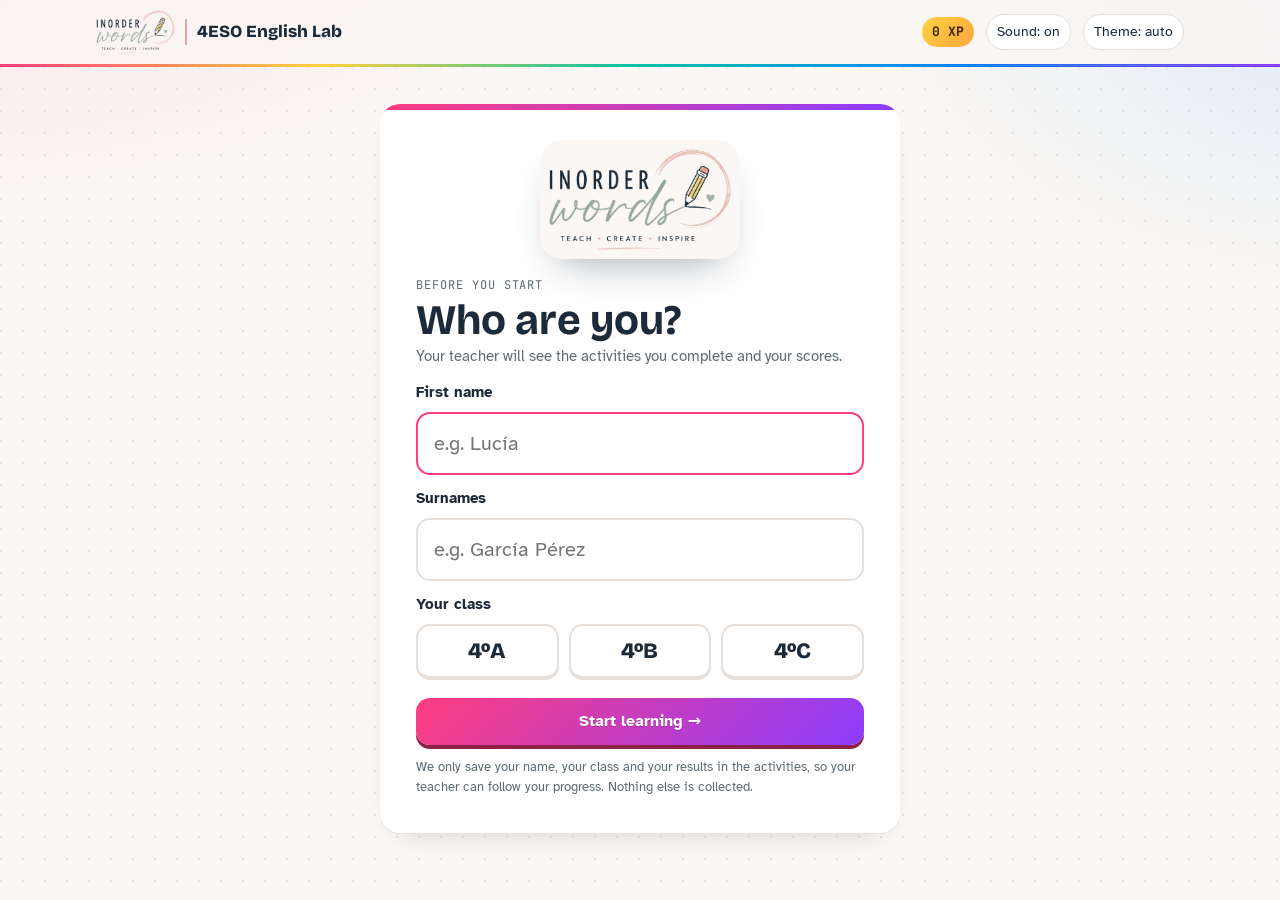
<file: index.html>
<!doctype html>
<html lang="en">
<head>
<meta charset="utf-8">
<meta name="viewport" content="width=device-width, initial-scale=1, viewport-fit=cover">
<title>4ESO English Lab</title>
<link rel="icon" type="image/png" href="img/og-image-azul.png">
<link rel="apple-touch-icon" href="img/og-image-azul.png">
<script>(function(){var i=new Image();i.onload=function(){try{var S=64,c=document.createElement("canvas");c.width=c.height=S;var x=c.getContext("2d");x.fillStyle="#1E56A0";x.fillRect(0,0,S,S);x.fillStyle="#fff";x.beginPath();x.roundRect?x.roundRect(4,12,S-8,S-24,6):x.rect(4,12,S-8,S-24);x.fill();var w=S*0.84,h=w*i.height/i.width;x.drawImage(i,(S-w)/2,(S-h)/2,w,h);document.querySelector("link[rel=icon]").href=c.toDataURL("image/png");}catch(e){}};i.src="img/logo.png";})();</script>
<meta property="og:type" content="website">
<meta property="og:site_name" content="In Order Words">
<meta property="og:title" content="4ESO English Lab · In Order Words">
<meta property="og:description" content="Grammar presentations, vocabulary practice, exercises and worksheets for 4º ESO English, unit by unit.">
<meta property="og:url" content="https://yaizatormocoronado.github.io/4eso-english-lab/">
<meta property="og:image" content="https://yaizatormocoronado.github.io/4eso-english-lab/img/og-image-azul.png">
<meta property="og:image:width" content="822">
<meta property="og:image:height" content="622">
<meta name="twitter:card" content="summary_large_image">
<meta name="twitter:image" content="https://yaizatormocoronado.github.io/4eso-english-lab/img/og-image-azul.png">
<meta name="description" content="Grammar presentations, vocabulary practice, exercises and worksheets for 4º ESO English, unit by unit.">
<meta name="claude:viewport-fit-sides" content="cover">
<link rel="preconnect" href="https://fonts.googleapis.com">
<link rel="preconnect" href="https://fonts.gstatic.com" crossorigin>
<link rel="stylesheet" href="https://fonts.googleapis.com/css2?family=Atkinson+Hyperlegible:ital,wght@0,400;0,700;1,400&family=Bricolage+Grotesque:opsz,wght@12..96,600;12..96,800&family=JetBrains+Mono:wght@400;700&display=swap">
<link rel="stylesheet" href="https://fonts.googleapis.com/css2?family=Caveat:wght@600;700&family=Fredoka:wght@500;700&family=Bebas+Neue&family=Courier+Prime:wght@400;700&family=Stardos+Stencil:wght@700&family=Playfair+Display:wght@700;900&family=Orbitron:wght@600;800&family=Press+Start+2P&family=Space+Grotesk:wght@500;700&display=swap">
<link rel="stylesheet" href="css/style.css?v=13">
<link rel="stylesheet" href="css/vivid.css?v=13">
<link rel="stylesheet" href="css/themes.css?v=13">
</head>
<body>
<header class="top">
  <div class="wrap">
    <a class="brand" href="#/" aria-label="In Order Words – 4ESO English Lab home"><img class="logo" src="img/logo-sm.png" alt="In Order Words – Teach · Create · Inspire" width="86" height="48"><span class="brand-text">4ESO English Lab</span></a>
    <span class="top-spacer"></span>
    <button class="icon-btn who" id="who" type="button" title="Change student" hidden></button>
    <span class="xp-chip" id="xp" title="Your experience points">0 XP</span>
    <button class="icon-btn" id="sound" type="button" title="Sound effects on/off">Sound: on</button>
    <button class="icon-btn" id="theme" type="button" title="Change colour theme">Theme</button>
  </div>
</header>
<main id="app"></main>
<script src="js/config.js?v=13"></script>
<script src="js/data.js?v=13"></script>
<script src="js/app.js?v=13"></script>
</body>
</html>
</file>
<file: css/style.css>
/* Layout: a course "notebook" — home grid of unit tiles, each unit a coloured band
   with grammar + vocabulary columns; practice and slides take the full screen. */
:root {
  --paper: #faf7f4;       /* warm cream from the In Order Words logo */
  --card: #ffffff;
  --ink: #1c2a3a;         /* logo navy */
  --muted: #5f6b72;
  --line: #e6dfda;
  --soft: #f1ebe6;
  --sage: #8fa395;        /* logo "words" green */
  --blush: #e0a99f;       /* logo circle pink */
  --good: #1f8f4e;
  --good-bg: #dff5e7;
  --bad: #c2362f;
  --bad-bg: #fbe3e1;
  --u: #e0533d;           /* set per unit */
  --u-ink: #ffffff;
  --display: "Bricolage Grotesque", "Avenir Next", "Segoe UI", system-ui, sans-serif;
  --body: "Atkinson Hyperlegible", "Segoe UI", system-ui, -apple-system, sans-serif;
  --mono: "JetBrains Mono", ui-monospace, "SF Mono", Menlo, monospace;
  --r: 14px;
  color-scheme: light;
}
@media (prefers-color-scheme: dark) {
  :root:not([data-theme="light"]) {
    --paper: #141a22; --card: #1d2530; --ink: #f1ede9; --muted: #a9b2b0; --line: #2e3844;
    --soft: #252e3a; --good: #4fd187; --good-bg: #173726; --bad: #ff7a70; --bad-bg: #3d1d1c;
    color-scheme: dark;
  }
}
:root[data-theme="dark"] {
  --paper: #141a22; --card: #1d2530; --ink: #f1ede9; --muted: #a9b2b0; --line: #2e3844;
  --soft: #252e3a; --good: #4fd187; --good-bg: #173726; --bad: #ff7a70; --bad-bg: #3d1d1c;
  color-scheme: dark;
}

* { box-sizing: border-box; }
html, body { margin: 0; }
body {
  background: var(--paper); color: var(--ink); font-family: var(--body);
  font-size: 17px; line-height: 1.55; -webkit-font-smoothing: antialiased;
}
a { color: inherit; }
button { font: inherit; color: inherit; }
:focus-visible { outline: 3px solid var(--u); outline-offset: 2px; border-radius: 6px; }
h1, h2, h3 { font-family: var(--display); line-height: 1.1; text-wrap: balance; margin: 0; }
.wrap { max-width: 1120px; margin: 0 auto; padding-left: max(16px, env(safe-area-inset-left, 0px)); padding-right: max(16px, env(safe-area-inset-right, 0px)); }
.label { font-family: var(--mono); font-size: 12px; letter-spacing: .08em; text-transform: uppercase; color: var(--muted); }

/* top bar */
.top { position: sticky; top: env(safe-area-inset-top, 0px); z-index: 20; background: color-mix(in srgb, var(--paper) 88%, transparent); backdrop-filter: blur(10px); border-bottom: 1px solid var(--line); }
body::before { content: ""; position: fixed; inset: 0 0 auto; height: env(safe-area-inset-top, 0px); z-index: 10; background: var(--paper); }
.top .wrap { display: flex; align-items: center; gap: 12px; padding-block: 10px; }
.brand { display: flex; align-items: center; gap: 10px; text-decoration: none; font-family: var(--display); font-weight: 800; font-size: 19px; }
.logo { display: block; height: 44px; width: auto; border-radius: 8px; }
:root[data-theme="dark"] .logo, :root[data-theme="dark"] .logo-big { background: #faf7f4; padding: 3px 6px; }
@media (prefers-color-scheme: dark) { :root:not([data-theme="light"]) .logo, :root:not([data-theme="light"]) .logo-big { background: #faf7f4; padding: 3px 6px; } }
.brand-text { font-size: 17px; color: var(--ink); border-left: 2px solid var(--blush); padding-left: 10px; }
@media (max-width: 520px) { .brand-text { display: none; } }
.hero-grid { display: grid; grid-template-columns: 1fr auto; gap: 24px; align-items: center; }
@media (max-width: 760px) { .hero-grid { grid-template-columns: 1fr; } .logo-big { justify-self: start; } }
.logo-big { width: min(300px, 70vw); height: auto; border-radius: 16px; }
.foot-logo { height: 52px; width: auto; border-radius: 8px; }
footer.site .wrap { display: flex; align-items: center; gap: 16px; flex-wrap: wrap; }
.brand-mark { width: 30px; height: 30px; border-radius: 9px; display: grid; place-items: center; background: var(--ink); color: var(--paper); font-size: 14px; font-family: var(--mono); }
.top-spacer { flex: 1; }
.xp-chip { font-family: var(--mono); font-size: 13px; padding: 5px 10px; border-radius: 99px; background: var(--soft); white-space: nowrap; }
.icon-btn { border: 1px solid var(--line); background: var(--card); border-radius: 10px; padding: 6px 10px; cursor: pointer; font-size: 14px; }

/* home */
.hero { padding-block: 44px 28px; display: grid; gap: 14px; }
.hero h1 { font-size: clamp(34px, 6vw, 60px); font-weight: 800; letter-spacing: -.02em; max-width: 16ch; }
.hero p { margin: 0; color: var(--muted); max-width: 60ch; font-size: 18px; }
.howto { display: flex; flex-wrap: wrap; gap: 8px; margin-top: 6px; }
.howto span { font-size: 14px; padding: 6px 12px; border: 1px solid var(--line); border-radius: 99px; background: var(--card); }
.units { display: grid; grid-template-columns: repeat(auto-fill, minmax(250px, 1fr)); gap: 16px; padding-bottom: 60px; }
.unit-tile { position: relative; display: grid; grid-template-rows: auto 1fr auto; gap: 10px; text-decoration: none; background: var(--card); border: 1px solid var(--line); border-radius: var(--r); padding: 18px; overflow: hidden; transition: transform .15s, box-shadow .15s; min-height: 220px; }
.unit-tile:hover { transform: translateY(-3px); box-shadow: 0 10px 30px -12px color-mix(in srgb, var(--u) 50%, transparent); }
.unit-tile .num { font-family: var(--display); font-weight: 800; font-size: 64px; line-height: .9; color: var(--u); }
.unit-tile h2 { font-size: 24px; }
.unit-tile p { margin: 4px 0 0; color: var(--muted); font-size: 15px; }
.unit-tile ul { margin: 0; padding: 0; list-style: none; font-size: 14px; display: grid; gap: 2px; }
.unit-tile li::before { content: "▸ "; color: var(--u); }
.meter { height: 6px; background: var(--soft); border-radius: 9px; overflow: hidden; }
.meter i { display: block; height: 100%; background: var(--u); border-radius: 9px; }
.meter-row { display: grid; gap: 4px; font-size: 12px; color: var(--muted); font-family: var(--mono); }

/* unit page */
.band { background: var(--u); color: var(--u-ink); }
.band .wrap { padding-block: 30px 26px; display: grid; gap: 8px; }
.band a.back { color: inherit; opacity: .85; font-size: 14px; text-decoration: none; }
.band h1 { font-size: clamp(32px, 6vw, 56px); font-weight: 800; letter-spacing: -.02em; }
.band p { margin: 0; opacity: .92; max-width: 60ch; }
.band .label { color: inherit; opacity: .8; }
.unit-grid { display: grid; grid-template-columns: 1.25fr 1fr; gap: 22px; padding-block: 26px 60px; align-items: start; }
@media (max-width: 860px) { .unit-grid { grid-template-columns: 1fr; } }
.unit-grid > * { min-width: 0; }
.section-h { display: flex; align-items: baseline; justify-content: space-between; gap: 10px; margin: 0 0 12px; }
.section-h h2 { font-size: 26px; }
.panel { background: var(--card); border: 1px solid var(--line); border-radius: var(--r); padding: 20px; display: grid; gap: 14px; }
.panel + .panel { margin-top: 16px; }
.panel h3 { font-size: 22px; }
.panel .sub { color: var(--muted); margin: 2px 0 0; font-size: 15px; }
.row { display: flex; flex-wrap: wrap; gap: 8px; align-items: center; }
.btn { display: inline-flex; align-items: center; gap: 8px; border: 0; cursor: pointer; text-decoration: none; padding: 11px 18px; border-radius: 12px; font-weight: 700; font-size: 16px; background: var(--u); color: var(--u-ink); box-shadow: 0 3px 0 color-mix(in srgb, var(--u) 60%, #000); transition: transform .08s; }
.btn:active { transform: translateY(2px); box-shadow: 0 1px 0 color-mix(in srgb, var(--u) 60%, #000); }
.btn.ghost { background: var(--soft); color: var(--ink); box-shadow: 0 3px 0 var(--line); }
.btn[disabled] { opacity: .45; cursor: not-allowed; }
.lvl { display: inline-flex; align-items: center; gap: 6px; padding: 8px 12px; border-radius: 10px; border: 1px solid var(--line); background: var(--paper); text-decoration: none; font-size: 14.5px; font-weight: 700; cursor: pointer; }
.lvl:hover { border-color: var(--u); }
.lvl .dots { letter-spacing: 1px; color: var(--u); font-size: 11px; }
.lvl .best { font-family: var(--mono); font-weight: 400; font-size: 12px; color: var(--muted); }
.dl { display: inline-flex; align-items: center; gap: 6px; padding: 7px 11px; border-radius: 9px; border: 1px dashed var(--line); text-decoration: none; font-size: 14px; }
.dl:hover { border-color: var(--u); border-style: solid; }
.dl b { font-family: var(--mono); font-size: 11px; color: var(--u); }
.group-label { font-size: 13px; font-weight: 700; color: var(--muted); margin-bottom: -6px; }

/* word list */
.words { display: grid; gap: 8px; }
.word { display: grid; grid-template-columns: 1fr auto; gap: 2px 10px; padding: 10px 12px; border-radius: 10px; background: var(--paper); border: 1px solid var(--line); }
.word b { font-size: 16.5px; }
.word .pos { font-family: var(--mono); font-size: 11px; color: var(--muted); margin-left: 6px; }
.word .def { grid-column: 1 / -1; font-size: 14.5px; color: var(--muted); }
.word .es { font-size: 14px; color: var(--u); font-weight: 700; text-align: right; }
.say { border: 0; background: none; cursor: pointer; padding: 0 4px; font-size: 15px; color: var(--muted); }
.say:hover { color: var(--u); }
.set-tabs { display: flex; flex-wrap: wrap; gap: 6px; }
.set-tabs button { border: 1px solid var(--line); background: var(--paper); padding: 6px 11px; border-radius: 99px; cursor: pointer; font-size: 14px; }
.set-tabs button[aria-pressed="true"] { background: var(--ink); color: var(--paper); border-color: var(--ink); }

/* full-screen modes */
.stage { min-height: calc(100vh - 60px); display: grid; grid-template-rows: auto 1fr auto; }
.stage-top { display: flex; align-items: center; gap: 14px; padding-block: 14px; }
.close { border: 0; background: none; font-size: 26px; cursor: pointer; color: var(--muted); line-height: 1; padding: 4px 8px; text-decoration: none; }
.progress { flex: 1; height: 14px; border-radius: 99px; background: var(--soft); overflow: hidden; }
.progress i { display: block; height: 100%; background: var(--u); border-radius: 99px; transition: width .35s ease; }
.streak { font-family: var(--mono); font-weight: 700; color: var(--u); min-width: 3.5ch; text-align: right; }

/* question card */
.q-area { display: grid; align-content: center; justify-items: center; padding-block: 20px 30px; }
.q { width: min(640px, 100%); display: grid; gap: 18px; animation: pop .25s ease; }
@keyframes pop { from { opacity: .3; transform: translateY(8px); } to { opacity: 1; transform: none; } }
@media (prefers-reduced-motion: reduce) { .q, .slide { animation: none !important; } .progress i { transition: none; } }
.q .kind { font-family: var(--mono); font-size: 12px; letter-spacing: .1em; text-transform: uppercase; color: var(--u); font-weight: 700; }
.q h2 { font-size: clamp(22px, 4vw, 30px); font-weight: 700; }
.q .prompt-sub { color: var(--muted); margin: -8px 0 0; }
.opts { display: grid; gap: 10px; }
.opts.grid2 { grid-template-columns: 1fr 1fr; }
@media (max-width: 480px) { .opts.grid2 { grid-template-columns: 1fr; } }
.opt { text-align: left; border: 2px solid var(--line); border-bottom-width: 4px; background: var(--card); border-radius: 14px; padding: 13px 16px; cursor: pointer; font-size: 17px; display: flex; gap: 12px; align-items: center; }
.opt:hover:not([disabled]) { border-color: color-mix(in srgb, var(--u) 60%, var(--line)); }
.opt .k { font-family: var(--mono); font-size: 12px; border: 1px solid var(--line); border-radius: 6px; padding: 1px 6px; color: var(--muted); }
.opt.sel { border-color: var(--u); background: color-mix(in srgb, var(--u) 10%, var(--card)); }
.opt.right { border-color: var(--good); background: var(--good-bg); }
.opt.wrong { border-color: var(--bad); background: var(--bad-bg); }
.type-in { width: 100%; font: inherit; font-size: 20px; padding: 14px 16px; border-radius: 14px; border: 2px solid var(--line); background: var(--card); color: var(--ink); }
.type-in:focus { outline: none; border-color: var(--u); }
.hint { font-size: 14px; color: var(--muted); }
.sentence { font-size: clamp(19px, 3.2vw, 24px); line-height: 1.5; }
.sentence .blank { display: inline-block; min-width: 4ch; border-bottom: 3px solid var(--u); color: var(--u); font-weight: 700; padding: 0 4px; }
.big-word { font-family: var(--display); font-size: clamp(36px, 7vw, 56px); font-weight: 800; color: var(--u); line-height: 1; }
.flash { background: var(--card); border: 1px solid var(--line); border-radius: 18px; padding: 24px; display: grid; gap: 10px; }
.flash .es { font-size: 20px; font-weight: 700; }
.flash .ex { font-style: italic; color: var(--muted); }
.listen-btn { width: 110px; height: 110px; border-radius: 28px; border: 0; background: var(--u); color: var(--u-ink); font-size: 44px; cursor: pointer; box-shadow: 0 5px 0 color-mix(in srgb, var(--u) 60%, #000); justify-self: center; }

/* tiles (word order) */
.tray { min-height: 64px; border-bottom: 2px solid var(--line); display: flex; flex-wrap: wrap; gap: 8px; padding: 8px 0; align-content: flex-start; }
.bank { display: flex; flex-wrap: wrap; gap: 8px; justify-content: center; }
.tile { border: 2px solid var(--line); border-bottom-width: 4px; background: var(--card); border-radius: 12px; padding: 7px 13px; cursor: pointer; font-size: 17px; }
.tile.used { visibility: hidden; }

/* match pairs */
.pairs { display: grid; grid-template-columns: 1fr 1fr; gap: 10px; }
.pairs .opt { justify-content: center; text-align: center; font-size: 15.5px; padding: 12px 10px; }
.pairs .opt.done { opacity: .35; border-color: var(--good); }

/* feedback footer */
.foot { border-top: 2px solid var(--line); background: var(--card); }
.foot .wrap { display: flex; align-items: center; gap: 14px; padding-block: 16px calc(16px + env(safe-area-inset-bottom, 0px)); flex-wrap: wrap; }
.foot.ok { background: var(--good-bg); border-color: var(--good); }
.foot.no { background: var(--bad-bg); border-color: var(--bad); }
.foot .msg { flex: 1; min-width: 200px; }
.foot .msg strong { font-family: var(--display); font-size: 22px; display: block; }
.foot.ok .msg strong { color: var(--good); }
.foot.no .msg strong { color: var(--bad); }
.foot .msg span { font-size: 15px; }
.foot .btn.go-good { background: var(--good); box-shadow: 0 3px 0 color-mix(in srgb, var(--good) 60%, #000); color: #fff; }
.foot .btn.go-bad { background: var(--bad); box-shadow: 0 3px 0 color-mix(in srgb, var(--bad) 60%, #000); color: #fff; }

/* results */
.results { display: grid; justify-items: center; text-align: center; gap: 18px; padding-block: 40px; }
.results h2 { font-size: clamp(30px, 5vw, 44px); }
.stats { display: flex; gap: 12px; flex-wrap: wrap; justify-content: center; }
.stat { border: 2px solid var(--u); border-radius: 14px; padding: 10px 18px; min-width: 120px; }
.stat b { display: block; font-family: var(--display); font-size: 30px; color: var(--u); font-variant-numeric: tabular-nums; }
.stat span { font-size: 13px; color: var(--muted); }
.review { width: min(640px, 100%); text-align: left; display: grid; gap: 8px; }
.review div { padding: 10px 12px; border-radius: 10px; background: var(--bad-bg); font-size: 15px; }

/* slides */
.deck { display: grid; grid-template-rows: auto 1fr auto; min-height: calc(100vh - 60px); }
.slide-wrap { display: grid; place-items: center; padding-block: 10px 20px; }
.slide { width: min(980px, 100%); min-height: min(560px, 70vh); background: var(--card); border: 1px solid var(--line); border-radius: 22px; padding: clamp(22px, 4vw, 48px); display: grid; align-content: center; gap: 18px; position: relative; overflow: hidden; animation: pop .3s ease; }
.slide::after { content: ""; position: absolute; right: -60px; top: -60px; width: 200px; height: 200px; border-radius: 50%; background: color-mix(in srgb, var(--u) 14%, transparent); pointer-events: none; }
.slide h2 { font-size: clamp(26px, 4.4vw, 44px); font-weight: 800; letter-spacing: -.01em; }
.slide.title-slide { background: var(--u); color: var(--u-ink); border: 0; }
.slide.title-slide::after { background: rgba(255,255,255,.12); width: 340px; height: 340px; right: -90px; top: -90px; }
.slide.title-slide h2 { font-size: clamp(36px, 7vw, 72px); }
.slide.title-slide .label { color: inherit; opacity: .85; }
.slide .lead { font-size: clamp(18px, 2.4vw, 22px); max-width: 60ch; margin: 0; }
.hook { background: rgba(255,255,255,.16); border-radius: 14px; padding: 16px 18px; font-size: clamp(17px, 2.2vw, 21px); max-width: 60ch; }
.examples { display: grid; gap: 10px; margin: 0; padding: 0; list-style: none; }
.examples li { font-size: clamp(17px, 2.3vw, 22px); padding: 10px 14px; border-left: 4px solid var(--u); background: var(--paper); border-radius: 0 10px 10px 0; }
mark { background: color-mix(in srgb, var(--u) 22%, transparent); color: inherit; padding: 0 3px; border-radius: 4px; font-weight: 700; }
.table-scroll { overflow-x: auto; }
.gtable { width: 100%; border-collapse: collapse; font-size: clamp(15px, 1.9vw, 18px); }
.gtable th { text-align: left; font-family: var(--mono); font-size: 12px; letter-spacing: .06em; text-transform: uppercase; color: var(--muted); padding: 8px 10px; border-bottom: 2px solid var(--u); }
.gtable td { padding: 10px; border-bottom: 1px solid var(--line); vertical-align: top; }
.gtable td:first-child { font-weight: 700; }
.note { font-size: 15.5px; color: var(--muted); border-top: 1px dashed var(--line); padding-top: 10px; margin: 0; }
.mist { display: grid; gap: 12px; }
.mist > div { display: grid; grid-template-columns: 1fr 1fr; gap: 10px; }
@media (max-width: 600px) { .mist > div { grid-template-columns: 1fr; } }
.mist .w, .mist .r { padding: 10px 14px; border-radius: 10px; font-size: clamp(15px, 2vw, 18px); }
.mist .w { background: var(--bad-bg); text-decoration: line-through; text-decoration-color: var(--bad); }
.mist .r { background: var(--good-bg); }
.mist .why { grid-column: 1 / -1; font-size: 14.5px; color: var(--muted); margin-top: -4px; }
.summary-list { display: grid; gap: 10px; margin: 0; padding: 0; list-style: none; counter-reset: s; }
.summary-list li { font-size: clamp(17px, 2.3vw, 21px); padding-left: 44px; position: relative; }
.summary-list li::before { counter-increment: s; content: counter(s); position: absolute; left: 0; top: -2px; width: 32px; height: 32px; border-radius: 50%; background: var(--u); color: var(--u-ink); display: grid; place-items: center; font-family: var(--mono); font-size: 14px; }
.deck-nav { display: flex; align-items: center; justify-content: center; gap: 14px; padding-block: 14px 24px; }
.dots { display: flex; gap: 6px; flex-wrap: wrap; justify-content: center; }
.dots button { width: 10px; height: 10px; border-radius: 50%; border: 0; background: var(--line); padding: 0; cursor: pointer; }
.dots button[aria-current="true"] { background: var(--u); width: 26px; border-radius: 9px; }
.check-fb { font-size: 16px; padding: 10px 14px; border-radius: 10px; }
.check-fb.ok { background: var(--good-bg); }
.check-fb.no { background: var(--bad-bg); }

footer.site { border-top: 1px solid var(--line); color: var(--muted); font-size: 14px; }
footer.site .wrap { padding-block: 20px; }

/* grid children with auto margins shrink to content; make the wrappers full width */
.stage > .wrap, .deck > .wrap, .stage > .foot { width: 100%; }
.btn, .icon-btn, .lvl, .dl { white-space: nowrap; }
@media (max-width: 480px) {
  .top .wrap { gap: 8px; }
  .icon-btn { padding: 6px 8px; font-size: 13px; }
  .deck-nav { gap: 8px; }
  .deck-nav .btn { padding: 10px 14px; }
}
</file>
<file: css/vivid.css>
/* Vivid layer: saturated unit colours, gradients, playful shapes. Loaded after style.css. */
:root {
  --u2: #8b3dff;
  --pop1: #ff3d7f; --pop2: #ffd23f; --pop3: #0a84ff; --pop4: #00c2a8; --pop5: #8b3dff;
  --grad: linear-gradient(135deg, var(--u) 0%, var(--u2) 100%);
  --shadow: 0 14px 34px -16px color-mix(in srgb, var(--u) 70%, transparent);
}

/* page background: soft colour washes + dot grid */
body {
  background:
    radial-gradient(1200px 500px at -10% -10%, color-mix(in srgb, var(--pop1) 12%, transparent), transparent 60%),
    radial-gradient(900px 500px at 110% 0%, color-mix(in srgb, var(--pop3) 12%, transparent), transparent 60%),
    radial-gradient(circle at 1px 1px, color-mix(in srgb, var(--ink) 9%, transparent) 1px, transparent 0) 0 0 / 22px 22px,
    var(--paper);
  background-attachment: fixed;
}
.top { background: color-mix(in srgb, var(--paper) 80%, transparent); border-bottom: 0; box-shadow: 0 1px 0 var(--line); }
.top::after { content: ""; position: absolute; left: 0; right: 0; bottom: -3px; height: 3px;
  background: linear-gradient(90deg, var(--pop1), var(--pop2), var(--pop4), var(--pop3), var(--pop5)); }
.xp-chip { background: linear-gradient(135deg, var(--pop2), #ffa53f); color: #3a2400; font-weight: 700; }
.icon-btn { border-radius: 99px; }

/* hero */
.hero { padding-block: 48px 34px; }
.hero h1 { font-size: clamp(38px, 7vw, 74px); max-width: 14ch; }
.hl { position: relative; white-space: nowrap; z-index: 0; }
.hl::before { content: ""; position: absolute; left: -.08em; right: -.08em; bottom: .06em; height: .42em; z-index: -1; border-radius: .2em; transform: rotate(-1.5deg); }
.hl1::before { background: color-mix(in srgb, var(--pop1) 45%, transparent); }
.hl2::before { background: color-mix(in srgb, var(--pop2) 75%, transparent); }
.hl3::before { background: color-mix(in srgb, var(--pop4) 50%, transparent); }
.logo-big { transform: rotate(2deg); box-shadow: 0 20px 40px -20px rgba(28, 42, 58, .45); background: #faf7f4; padding: 8px; border-radius: 22px; }
.howto span { font-weight: 700; border: 0; color: #fff; box-shadow: 0 3px 0 rgba(0,0,0,.15); }
.howto .c1 { background: var(--pop1); }
.howto .c2 { background: var(--pop3); }
.howto .c3 { background: #e08a00; }
.howto .c4 { background: var(--pop5); }

/* unit tiles: full gradient cards */
.units { gap: 20px; }
.unit-tile { --grad: linear-gradient(135deg, var(--u) 0%, var(--u2) 100%); --shadow: 0 14px 34px -16px color-mix(in srgb, var(--u) 70%, transparent); background: var(--grad); color: #fff; border: 0; border-radius: 22px; min-height: 250px; box-shadow: var(--shadow); isolation: isolate; }
.unit-tile::before { content: ""; position: absolute; width: 180px; height: 180px; border-radius: 50%; right: -50px; bottom: -60px; background: rgba(255,255,255,.14); z-index: -1; }
.unit-tile::after { content: ""; position: absolute; width: 70px; height: 70px; border-radius: 50%; right: 40px; top: -24px; border: 10px solid rgba(255,255,255,.18); z-index: -1; }
.unit-tile:hover { transform: translateY(-5px) rotate(-.6deg); box-shadow: 0 22px 40px -18px color-mix(in srgb, var(--u) 80%, transparent); }
.unit-tile .num { color: #fff; font-size: 78px; text-shadow: 0 4px 0 rgba(0,0,0,.12); }
.unit-tile h2 { font-size: 27px; text-shadow: 0 1px 2px rgba(0,0,0,.15); }
.unit-tile p { color: rgba(255,255,255,.92); }
.unit-tile li::before { color: #fff; }
.unit-tile ul { font-weight: 700; }
.unit-tile .meter { background: rgba(255,255,255,.28); }
.unit-tile .meter i { background: #fff; }
.unit-tile .meter-row { color: rgba(255,255,255,.9); }

/* unit band */
.band { background: var(--grad); position: relative; overflow: hidden; isolation: isolate; }
.band::before { content: ""; position: absolute; width: 360px; height: 360px; border-radius: 50%; right: -80px; top: -140px; background: rgba(255,255,255,.14); z-index: -1; }
.band::after { content: ""; position: absolute; inset: 0; z-index: -1;
  background: radial-gradient(circle at 2px 2px, rgba(255,255,255,.22) 2px, transparent 0) 0 0 / 26px 26px;
  mask-image: linear-gradient(90deg, transparent 40%, #000); -webkit-mask-image: linear-gradient(90deg, transparent 40%, #000); }
.band h1 { font-size: clamp(38px, 7vw, 68px); text-shadow: 0 3px 0 rgba(0,0,0,.12); }

/* panels */
.panel { border: 0; border-radius: 20px; box-shadow: 0 1px 0 var(--line), 0 12px 30px -22px rgba(28,42,58,.35); position: relative; overflow: hidden; }
.panel::before { content: ""; position: absolute; left: 0; right: 0; top: 0; height: 6px; background: var(--grad); }
.section-h h2 { font-size: 30px; }
.section-h h2::after { content: ""; display: block; width: 56px; height: 6px; border-radius: 6px; background: var(--grad); margin-top: 6px; }
.btn { background: var(--grad); box-shadow: 0 4px 0 color-mix(in srgb, var(--u) 55%, #000); text-shadow: 0 1px 1px rgba(0,0,0,.15); border-radius: 14px; }
.btn:hover { filter: saturate(1.15) brightness(1.04); }
.btn.ghost { background: var(--soft); text-shadow: none; }
.lvl { border-width: 2px; border-radius: 12px; background: var(--card); }
.lvl:nth-of-type(1) .dots { color: #1fae5b; }
.lvl:nth-of-type(2) .dots { color: #e08a00; }
.lvl:nth-of-type(3) .dots { color: #e5243b; }
.lvl:hover { background: color-mix(in srgb, var(--u) 10%, var(--card)); transform: translateY(-1px); }
.dl { border-style: solid; border-width: 2px; border-color: color-mix(in srgb, var(--u) 30%, var(--line)); background: color-mix(in srgb, var(--u) 6%, var(--card)); border-radius: 12px; font-weight: 700; }
.dl b { background: var(--u); color: #fff; padding: 1px 5px; border-radius: 5px; }
.meter { height: 10px; }
.meter i { background: var(--grad); }
.word { border: 0; background: color-mix(in srgb, var(--u) 6%, var(--card)); border-left: 5px solid var(--u); }
.set-tabs button[aria-pressed="true"] { background: var(--grad); border-color: transparent; color: #fff; }

/* quiz */
.progress { height: 18px; box-shadow: inset 0 2px 0 rgba(0,0,0,.06); }
.progress i { background: var(--grad); position: relative; }
.progress i::after { content: ""; position: absolute; left: 10px; right: 10px; top: 4px; height: 4px; border-radius: 4px; background: rgba(255,255,255,.4); }
.streak { font-size: 20px; }
.q .kind { display: inline-block; justify-self: start; background: var(--grad); color: #fff; padding: 4px 10px; border-radius: 99px; }
.opt { border-radius: 16px; }
.opt:hover:not([disabled]) { transform: translateY(-1px); }
.opt.right { animation: bounce .4s ease; }
.opt.wrong { animation: shake .35s ease; }
@keyframes bounce { 40% { transform: scale(1.04); } 100% { transform: none; } }
@keyframes shake { 25% { transform: translateX(-6px); } 50% { transform: translateX(6px); } 75% { transform: translateX(-3px); } }
.flash { border: 0; box-shadow: var(--shadow); position: relative; overflow: hidden; }
.flash::before { content: ""; position: absolute; left: 0; top: 0; bottom: 0; width: 8px; background: var(--grad); }
.big-word { background: var(--grad); -webkit-background-clip: text; background-clip: text; color: transparent; }
.listen-btn { background: var(--grad); border-radius: 50%; }
.tile { border-radius: 14px; font-weight: 700; }
.tray .tile { background: color-mix(in srgb, var(--u) 12%, var(--card)); border-color: var(--u); }
.foot.ok .msg strong::before { content: "✓ "; }
.foot.no .msg strong::before { content: "✗ "; }
.stat { border: 0; background: var(--grad); color: #fff; box-shadow: var(--shadow); }
.stat b, .stat span { color: #fff; }
.results h2 { background: var(--grad); -webkit-background-clip: text; background-clip: text; color: transparent; }
.confetti { position: fixed; inset: 0; pointer-events: none; z-index: 50; }

/* slides */
.slide { border: 0; box-shadow: 0 20px 50px -28px rgba(28,42,58,.45); }
.slide::after { background: var(--grad); opacity: .18; }
.slide::before { content: ""; position: absolute; left: 0; right: 0; top: 0; height: 8px; background: var(--grad); }
.slide.title-slide { background: var(--grad); }
.slide.title-slide::before { display: none; }
.slide.title-slide::after { background: #fff; opacity: .14; }
.slide h2 { color: color-mix(in srgb, var(--u) 75%, var(--ink)); }
.slide.title-slide h2 { color: #fff; text-shadow: 0 4px 0 rgba(0,0,0,.12); }
.examples li { background: color-mix(in srgb, var(--u) 7%, var(--card)); border-left-width: 6px; }
.gtable th { border-bottom: 3px solid var(--u); color: var(--u); }
.gtable tbody tr:nth-child(odd) td { background: color-mix(in srgb, var(--u) 5%, transparent); }
.summary-list li::before { background: var(--grad); }
.dots button[aria-current="true"] { background: var(--grad); }

@media (prefers-reduced-motion: reduce) {
  .opt.right, .opt.wrong { animation: none; }
  .unit-tile:hover { transform: none; }
}

/* vocabulary links in slides */
.vw { position: relative; border-bottom: 2.5px dotted var(--u); cursor: help; border-radius: 2px; }
.vw:hover, .vw:focus-visible, .vw.open { background: color-mix(in srgb, var(--u2) 22%, transparent); outline: none; }
.vw:hover::after, .vw:focus-visible::after, .vw.open::after {
  content: attr(data-es); position: absolute; left: 50%; top: calc(100% + 6px); transform: translateX(-50%);
  background: var(--ink); color: var(--paper); font: 700 14px/1.3 var(--body); padding: 5px 10px; border-radius: 8px;
  white-space: nowrap; z-index: 6; box-shadow: 0 6px 16px -6px rgba(0,0,0,.4); font-style: normal; text-decoration: none; }
.slide.title-slide .vw { border-bottom-color: #fff; }
.vw-sample { border-bottom: 2.5px dotted var(--u); }
.slide { overflow: visible; }
.slide::after { clip-path: inset(60px 60px 0 0 round 0); }
.topic-words { display: grid; gap: 8px; }
.topic-words > div { display: flex; flex-wrap: wrap; gap: 8px; }
.chip { border: 0; background: rgba(255,255,255,.92); color: #1c2a3a; font-weight: 700; font-size: 15px; padding: 6px 12px; border-radius: 99px; cursor: pointer; box-shadow: 0 3px 0 rgba(0,0,0,.15); }
.chip:hover { transform: translateY(-1px); }

/* grammar in context: a document card */
.context-slide { align-content: start; }
.doc { background: var(--paper); border-radius: 16px; padding: clamp(16px, 3vw, 28px); border: 2px solid color-mix(in srgb, var(--u) 25%, var(--line)); display: grid; gap: 10px; position: relative; }
.doc-kind { justify-self: start; background: var(--grad); color: #fff; font: 700 12px/1 var(--mono); letter-spacing: .08em; text-transform: uppercase; padding: 6px 10px; border-radius: 99px; }
.doc h3 { font-size: clamp(22px, 3.2vw, 32px); }
.doc p { margin: 0; font-size: clamp(16px, 2.1vw, 20px); line-height: 1.6; }

/* student sign-in */
.signin { display: grid; place-items: center; padding-block: 40px 60px; }
.signin-card { width: min(520px, 100%); gap: 12px; padding: clamp(22px, 4vw, 36px); }
.signin-card .logo-big { width: 200px; justify-self: center; transform: none; }
.signin-card h1 { font-size: clamp(30px, 5vw, 42px); }
.signin-card label { font-weight: 700; font-size: 15px; margin-bottom: -4px; }
.signin-card .btn { justify-content: center; margin-top: 6px; }
.signin-card .err { color: var(--bad); margin: 0; font-weight: 700; }
.privacy { font-size: 13px; color: var(--muted); margin: 0; }
.who { font-weight: 700; max-width: 170px; overflow: hidden; text-overflow: ellipsis; white-space: nowrap; }
@media (max-width: 520px) { .who { max-width: 96px; } #sound { display: none; } }
.field-label { font-weight: 700; font-size: 15px; margin-bottom: -4px; }
.class-pick { display: grid; grid-template-columns: repeat(3, 1fr); gap: 10px; }
.class-opt { border: 2px solid var(--line); border-bottom-width: 4px; background: var(--card); border-radius: 14px; padding: 14px 8px; font: 800 22px/1 var(--display); cursor: pointer; color: var(--ink); }
.class-opt:hover { border-color: var(--pop5); }
.class-opt[aria-checked="true"] { background: linear-gradient(135deg, var(--pop1), var(--pop5)); color: #fff; border-color: transparent; box-shadow: 0 4px 0 #5a2ab0; }
</file>
<file: css/themes.css>
/* Presentation themes: one visual world per unit topic.
   Each theme commits to its own look (same in light and dark site themes) by
   redefining the colour tokens on its slides, so shared components follow. */

.deck.themed .slide {
  color: var(--ink); background-color: var(--paper);
  padding: clamp(64px, 8vw, 84px) clamp(20px, 4.5vw, 52px) clamp(24px, 4vw, 44px);
  border: 0; border-radius: 22px; overflow: hidden;
  box-shadow: 0 24px 60px -30px rgba(10, 20, 40, .55);
}
.deck.themed .slide::before, .deck.themed .slide::after { content: none; }
.deck.themed .slide > * { position: relative; z-index: 1; }
.deck.themed .slide h2 { color: var(--head); font-family: var(--tfont); }
.deck.themed .slide.title-slide { background-color: var(--paper); color: var(--ink); }
.deck.themed .slide.title-slide h2 { color: var(--head); text-shadow: none; }
.deck.themed .slide .lead, .deck.themed .slide .examples li, .deck.themed .slide .doc p { color: var(--ink); }
.deck.themed .doc { background: var(--card); border-color: var(--line); }
.deck.themed .examples li { background: var(--card); border-left-color: var(--acc); }
.deck.themed .gtable th { color: var(--acc); border-bottom-color: var(--acc); }
.deck.themed .gtable td { border-bottom-color: var(--line); }
.deck.themed .gtable tbody tr:nth-child(odd) td { background: color-mix(in srgb, var(--acc) 7%, transparent); }
.deck.themed .note { color: var(--muted); border-top-color: var(--line); }
.deck.themed mark { background: var(--mark); color: var(--mark-ink, inherit); }
.deck.themed .hook { background: var(--card); color: var(--ink); border-left: 5px solid var(--acc); }
.deck.themed .slide .label { color: var(--muted); }
.deck.themed .vw { border-bottom-color: var(--acc); }
.deck.themed .summary-list li::before { background: var(--acc); color: var(--acc-ink, #fff); }
.deck.themed .opt { background: var(--card); border-color: var(--line); color: var(--ink); }
.deck.themed .opt .k { border-color: var(--line); color: var(--muted); }
.deck.themed .chip { background: var(--card); color: var(--ink); }

.deck.themed .slide > .deco { position: absolute; inset: 0; pointer-events: none; z-index: 0 !important; }
.deco .hud { position: absolute; left: 0; right: 0; top: 0; display: flex; justify-content: space-between; gap: 12px; flex-wrap: wrap;
  padding: 14px clamp(20px, 4.5vw, 52px); font: 700 12px/1.3 var(--mono); letter-spacing: .08em; text-transform: uppercase; color: var(--muted); }

/* ---------- 1 · Teen spirit: scrapbook notebook ---------- */
.theme-1 .slide {
  --paper: #fffdf7; --card: #ffffff; --ink: #23304a; --muted: #6b7388; --line: #d9e4f0; --soft: #f3f0e8;
  --head: #23304a; --acc: #ff3d7f; --tfont: "Caveat", "Segoe Print", cursive; --mark: linear-gradient(transparent 42%, #ffe45c 42%);
  --good-bg: #dff5e7; --bad-bg: #fde3e6;
  background-image:
    linear-gradient(90deg, transparent 46px, #ffb3c6 46px 48px, transparent 48px),
    repeating-linear-gradient(180deg, transparent 0 33px, #dbe8f6 33px 34px);
}
.theme-1 .slide h2 { font-size: clamp(40px, 6.4vw, 66px); font-weight: 700; line-height: 1; }
.theme-1 .slide.title-slide h2 { font-size: clamp(56px, 10vw, 104px); color: #ff3d7f; transform: rotate(-2deg); transform-origin: left; }
.theme-1 .deco .hud { font-family: "Caveat", cursive; font-size: 20px; text-transform: none; letter-spacing: 0; color: #8a93a8; padding-left: 64px; }
.theme-1 .tape { position: absolute; width: 130px; height: 32px; top: -8px; }
.theme-1 .tape.t1 { left: 18%; background: rgba(255, 61, 127, .35); transform: rotate(-6deg); }
.theme-1 .tape.t2 { right: 12%; background: repeating-linear-gradient(45deg, rgba(255, 210, 63, .7) 0 8px, rgba(255, 210, 63, .45) 8px 16px); transform: rotate(5deg); }
.theme-1 .examples li { background: #fff6a8; border-left: 0; border-radius: 3px; box-shadow: 0 8px 14px -10px rgba(0,0,0,.35); transform: rotate(-.6deg); }
.theme-1 .examples li:nth-child(2) { background: #c9f2e6; transform: rotate(.7deg); }
.theme-1 .examples li:nth-child(3) { background: #ffd6e2; transform: rotate(-.3deg); }
.theme-1 .hook { background: #fff6a8; border-left: 0; transform: rotate(-1deg); box-shadow: 0 10px 18px -12px rgba(0,0,0,.4); font-family: "Caveat", cursive; font-size: clamp(22px, 3vw, 28px); line-height: 1.25; }
.theme-1 .doc { transform: rotate(-.4deg); box-shadow: 0 12px 24px -16px rgba(0,0,0,.35); }
.theme-1 .summary-list li::before { border-radius: 40% 60% 55% 45%; }

/* ---------- 2 · In business: startup pitch deck ---------- */
.theme-2 .slide {
  --paper: #ffffff; --card: #f4f7fa; --ink: #0d1b2a; --muted: #5a6878; --line: #e1e7ee; --soft: #eef2f6;
  --head: #0d1b2a; --acc: #00a86b; --tfont: "Space Grotesk", "Bricolage Grotesque", sans-serif; --mark: rgba(0, 168, 107, .18);
  --good-bg: #dff5e7; --bad-bg: #fde3e6;
  border-radius: 8px;
  background-image: linear-gradient(180deg, #00a86b, #00c2a8); background-size: 12px 100%; background-repeat: no-repeat;
}
.theme-2 .slide h2 { font-weight: 700; letter-spacing: -.02em; }
.theme-2 .deco .hud { border-bottom: 1px solid #e1e7ee; padding-left: 36px; color: #00875a; }
.theme-2 .bars { position: absolute; right: 26px; bottom: 22px; width: 132px; height: 84px; opacity: .9;
  background:
    linear-gradient(#cfeee1, #cfeee1) 0 100% / 20px 28% no-repeat,
    linear-gradient(#a9e2cb, #a9e2cb) 28px 100% / 20px 45% no-repeat,
    linear-gradient(#7fd5b3, #7fd5b3) 56px 100% / 20px 40% no-repeat,
    linear-gradient(#3fc092, #3fc092) 84px 100% / 20px 68% no-repeat,
    linear-gradient(#00a86b, #00a86b) 112px 100% / 20px 100% no-repeat; }
.theme-2 .examples li { border-radius: 4px; border-left-width: 4px; }
.theme-2 .gtable { font-variant-numeric: tabular-nums; }
.theme-2 .slide.title-slide { --paper: #0d1b2a; --card: rgba(255,255,255,.07); --ink: #ffffff; --muted: #9fb2c6; --head: #ffffff; --line: #23384f; --acc: #00c2a8; background-image: none; }
.theme-2 .slide.title-slide::after { content: "€"; position: absolute; right: -10px; bottom: -120px; font: 700 420px/1 "Space Grotesk", sans-serif; color: rgba(0, 194, 168, .12); }
.theme-2 .slide.title-slide .deco .hud { color: #00c2a8; border-color: #23384f; }
.theme-2 .slide.title-slide .bars { opacity: .5; }

/* ---------- 3 · Planet Earth: nature ---------- */
.theme-3 .slide {
  --paper: #f1f8ec; --card: #ffffff; --ink: #173b2a; --muted: #557463; --line: #cfe3c6; --soft: #e4f1dc;
  --head: #1d6b3f; --acc: #2e9e5b; --tfont: "Fredoka", "Bricolage Grotesque", sans-serif; --mark: #c8f0a8;
  --good-bg: #dff5e7; --bad-bg: #fde3e6;
  border-radius: 40px;
  background-image:
    radial-gradient(circle at 104% -6%, #cdeec0 0 150px, transparent 151px),
    radial-gradient(circle at -6% 108%, #d3eef5 0 170px, transparent 171px);
}
.theme-3 .slide h2 { font-weight: 700; }
.theme-3 .deco .hud { color: #3d8a5e; }
.theme-3 .leaf { position: absolute; top: 48px; right: 34px; width: 54px; height: 54px; background: #2e9e5b; border-radius: 0 100% 0 100%; transform: rotate(12deg); box-shadow: inset -8px -8px 0 rgba(0,0,0,.08); }
.theme-3 .leaf::after { content: ""; position: absolute; left: 50%; top: 8%; width: 2px; height: 84%; background: rgba(255,255,255,.5); transform: rotate(-45deg); transform-origin: top; }
.theme-3 .leaf.l2 { top: 92px; right: 78px; width: 32px; height: 32px; background: #8fd16a; transform: rotate(-30deg); }
.theme-3 .examples li { border-radius: 20px; border-left-width: 7px; }
.theme-3 .doc { border-radius: 26px; }
.theme-3 .slide.title-slide { --paper: #0b5d3b; --card: rgba(255,255,255,.12); --ink: #ffffff; --muted: #bfe8cf; --head: #ffffff; --acc: #8fd16a; --acc-ink: #0b3d26;
  background-image: linear-gradient(160deg, #0b5d3b 0%, #0d6e6e 60%, #0a5c8f 100%); }
.theme-3 .slide.title-slide::after { content: ""; position: absolute; width: 300px; height: 300px; right: -70px; bottom: -90px; border-radius: 50%;
  background: radial-gradient(circle at 35% 30%, #7fe0a8 0 18%, transparent 19%), radial-gradient(circle at 60% 62%, #6fd39a 0 22%, transparent 23%), radial-gradient(circle at 40% 40%, #2b9bd6, #0a4f7a 75%);
  box-shadow: 0 0 0 14px rgba(255,255,255,.08); }

/* ---------- 4 · Picture this: camera viewfinder ---------- */
.theme-4 .slide {
  --paper: #121212; --card: #1e1e1e; --ink: #f2f2f2; --muted: #a8a8a8; --line: #343434; --soft: #262626;
  --head: #ffffff; --acc: #ffd23f; --acc-ink: #121212; --tfont: "Bebas Neue", "Bricolage Grotesque", sans-serif; --mark: #ffd23f; --mark-ink: #121212;
  --good: #5be08f; --good-bg: #173726; --bad: #ff7a70; --bad-bg: #3d1d1c;
  border-radius: 10px;
  background-image:
    linear-gradient(90deg, transparent calc(33.33% - 1px), rgba(255,255,255,.07) calc(33.33% - 1px) 33.33%, transparent 33.33% calc(66.66% - 1px), rgba(255,255,255,.07) calc(66.66% - 1px) 66.66%, transparent 66.66%),
    linear-gradient(180deg, transparent calc(33.33% - 1px), rgba(255,255,255,.07) calc(33.33% - 1px) 33.33%, transparent 33.33% calc(66.66% - 1px), rgba(255,255,255,.07) calc(66.66% - 1px) 66.66%, transparent 66.66%);
}
.theme-4 .slide h2 { font-weight: 400; letter-spacing: .03em; font-size: clamp(38px, 6vw, 64px); line-height: .95; }
.theme-4 .slide.title-slide h2 { font-size: clamp(60px, 11vw, 120px); }
.theme-4 .deco .hud { font-family: "Courier Prime", monospace; font-weight: 700; color: #cfcfcf; padding-inline: 56px; }
.theme-4 .rec { color: #ff4d4d; animation: blink 1.2s steps(2) infinite; }
@keyframes blink { 50% { opacity: .2; } }
.theme-4 .c { position: absolute; width: 30px; height: 30px; border: 3px solid #ffffff; opacity: .85; }
.theme-4 .c.tl { top: 14px; left: 14px; border-right: 0; border-bottom: 0; }
.theme-4 .c.tr { top: 14px; right: 14px; border-left: 0; border-bottom: 0; }
.theme-4 .c.bl { bottom: 14px; left: 14px; border-right: 0; border-top: 0; }
.theme-4 .c.br { bottom: 14px; right: 14px; border-left: 0; border-top: 0; }
.theme-4 .examples li { border-radius: 2px; border-left-width: 4px; }
.theme-4 .doc { border-radius: 4px; box-shadow: 0 0 0 10px #f5f5f5, 0 20px 30px -10px rgba(0,0,0,.6); background: #f5f5f5; --ink: #151515; color: #151515; margin: 10px; }
.theme-4 .doc p { color: #151515 !important; }
.theme-4 .doc h3 { color: #151515; }

/* ---------- 5 · Survival: field guide map ---------- */
.theme-5 .slide {
  --paper: #efe6cf; --card: #f8f2e2; --ink: #2b2a1f; --muted: #6a644d; --line: #cdbf98; --soft: #e6dcc0;
  --head: #3b3a1f; --acc: #e0600a; --tfont: "Stardos Stencil", "Bricolage Grotesque", sans-serif; --mark: rgba(242, 107, 0, .25);
  --good-bg: #dfeccf; --bad-bg: #f6d9c9;
  border-radius: 6px; border: 2px solid #b9a777;
  background-image:
    repeating-radial-gradient(circle at 82% 18%, transparent 0 24px, rgba(110, 92, 45, .14) 24px 25px),
    repeating-radial-gradient(circle at 8% 92%, transparent 0 30px, rgba(110, 92, 45, .11) 30px 31px);
}
.theme-5 .slide h2 { font-weight: 700; text-transform: uppercase; letter-spacing: .02em; }
.theme-5 .deco .hud { background: #3b3a1f; color: #efe6cf; padding-block: 10px; }
.theme-5 .compass { position: absolute; top: 54px; right: 22px; width: 58px; height: 58px; border: 3px solid #e0600a; border-radius: 50%;
  display: grid; place-items: start center; font: 700 16px/1 "Stardos Stencil", sans-serif; color: #e0600a; padding-top: 4px; }
.theme-5 .compass::after { content: ""; position: absolute; left: 50%; top: 50%; width: 0; height: 0; transform: translate(-50%, -80%);
  border-left: 7px solid transparent; border-right: 7px solid transparent; border-bottom: 18px solid #e0600a; }
.theme-5 .examples li { border: 2px dashed #b9a777; border-left: 6px solid #e0600a; border-radius: 4px; }
.theme-5 .slide.title-slide { --paper: #3b3a1f; --card: rgba(239,230,207,.1); --ink: #f5edd6; --muted: #cbbf9c; --head: #ffb000; --line: #5a5833; }
.theme-5 .slide.title-slide { background-image:
    repeating-radial-gradient(circle at 80% 20%, transparent 0 24px, rgba(239,230,207,.1) 24px 25px),
    repeating-radial-gradient(circle at 10% 90%, transparent 0 30px, rgba(239,230,207,.08) 30px 31px); }
.theme-5 .slide.title-slide .deco .hud { background: #e0600a; color: #fff; }

/* ---------- 6 · News travels fast: newspaper ---------- */
.theme-6 .slide {
  --paper: #f7f3ea; --card: #fffdf6; --ink: #1a1a1a; --muted: #5c5546; --line: #cfc6b2; --soft: #ece6d6;
  --head: #111111; --acc: #c8102e; --tfont: "Playfair Display", Georgia, serif; --mark: rgba(200, 16, 46, .13);
  --good-bg: #e2efdc; --bad-bg: #f6dcdc;
  border-radius: 3px; padding-top: clamp(118px, 14vw, 132px);
  background-image: radial-gradient(rgba(0,0,0,.035) 1px, transparent 1px); background-size: 4px 4px;
}
.theme-6 .slide h2 { font-weight: 900; letter-spacing: -.01em; }
.theme-6 .slide .lead, .theme-6 .slide .examples li, .theme-6 .doc p { font-family: Georgia, "Times New Roman", serif; }
.theme-6 .deco .hud { display: grid; gap: 6px; padding-top: 18px; text-transform: none; letter-spacing: 0; color: #1a1a1a; }
.theme-6 .masthead { font: 900 clamp(26px, 4.6vw, 42px)/1 "Playfair Display", Georgia, serif; text-align: center; border-bottom: 4px double #1a1a1a; padding-bottom: 8px; }
.theme-6 .dateline { display: flex; justify-content: space-between; gap: 10px; flex-wrap: wrap; font: 400 12px/1.3 Georgia, serif; font-style: italic; border-bottom: 1px solid #1a1a1a; padding-bottom: 6px; }
.theme-6 .slide .label { justify-self: start; background: #c8102e; color: #fff; padding: 4px 10px; font-weight: 700; }
.theme-6 .examples li { background: transparent; border-left: 0; border-bottom: 1px solid var(--line); border-radius: 0; padding-left: 0; }
.theme-6 .examples li::first-letter { font: 900 1.6em/1 "Playfair Display", serif; color: #c8102e; }
.theme-6 .doc { border: 0; border-top: 3px solid #1a1a1a; border-bottom: 1px solid #1a1a1a; border-radius: 0; background: transparent; }
.theme-6 .doc-kind { background: #c8102e; border-radius: 0; }
.theme-6 .doc h3 { font-family: "Playfair Display", serif; font-weight: 900; }
.theme-6 .summary-list li::before { border-radius: 0; }
.theme-6 .slide.title-slide h2 { font-size: clamp(44px, 8vw, 84px); }
.theme-6 .slide.title-slide .lead { font-style: italic; }
.theme-6 .hook { background: transparent; border: 2px solid #1a1a1a; border-left: 8px solid #c8102e; }

/* ---------- 7 · Future living: blueprint ---------- */
.theme-7 .slide {
  --paper: #0b2a4a; --card: #0f355c; --ink: #e8f6ff; --muted: #9cc3e0; --line: #2d5f8a; --soft: #12406b;
  --head: #7fe3ff; --acc: #7fe3ff; --acc-ink: #0b2a4a; --tfont: "Orbitron", "Bricolage Grotesque", sans-serif; --mark: rgba(127, 227, 255, .25); --mark-ink: #ffffff;
  --good: #6ff0b0; --good-bg: #0f4a3a; --bad: #ff8f9f; --bad-bg: #4a1f2a;
  border-radius: 4px; outline: 2px solid #7fe3ff; outline-offset: -10px;
  background-image:
    linear-gradient(rgba(127, 227, 255, .13) 1px, transparent 1px),
    linear-gradient(90deg, rgba(127, 227, 255, .13) 1px, transparent 1px),
    linear-gradient(rgba(127, 227, 255, .05) 1px, transparent 1px),
    linear-gradient(90deg, rgba(127, 227, 255, .05) 1px, transparent 1px);
  background-size: 48px 48px, 48px 48px, 12px 12px, 12px 12px;
}
.theme-7 .slide h2 { font-weight: 800; font-size: clamp(22px, 3.6vw, 38px); letter-spacing: .02em; text-shadow: 0 0 18px rgba(127, 227, 255, .45); }
.theme-7 .deco .hud { color: #7fe3ff; border-bottom: 1px dashed #2d5f8a; margin: 10px; padding-inline: clamp(12px, 4vw, 42px); }
.theme-7 .dim { position: absolute; left: 30px; right: 30px; bottom: 22px; height: 12px; border-left: 1px solid #7fe3ff; border-right: 1px solid #7fe3ff; }
.theme-7 .dim::after { content: ""; position: absolute; left: 0; right: 0; top: 50%; border-top: 1px dashed rgba(127, 227, 255, .6); }
.theme-7 .examples li { border: 1px solid #2d5f8a; border-left: 4px solid #7fe3ff; border-radius: 2px; }
.theme-7 .slide.title-slide h2 { font-size: clamp(30px, 6vw, 60px); }
.theme-7 .slide.title-slide::after { content: ""; position: absolute; width: 320px; height: 320px; right: -80px; bottom: -110px; border-radius: 50%;
  border: 2px dashed rgba(127, 227, 255, .45); box-shadow: inset 0 0 0 40px rgba(127,227,255,.04), 0 0 0 30px rgba(127,227,255,.04); }

/* ---------- 8 · Game on: retro arcade ---------- */
.theme-8 .slide {
  --paper: #14082b; --card: #1f0f42; --ink: #f4eaff; --muted: #b9a6e0; --line: #3d2a73; --soft: #2a1659;
  --head: #ff4fd8; --acc: #4b4bff; --tfont: "Press Start 2P", "Courier New", monospace; --mark: #ffd23f; --mark-ink: #14082b;
  --good: #7fffd4; --good-bg: #123a3a; --bad: #ff6b8b; --bad-bg: #44162b;
  border-radius: 6px; border: 4px solid #4b4bff; box-shadow: 0 0 0 4px #14082b, 0 0 40px rgba(180, 75, 255, .55);
  background-image: repeating-linear-gradient(0deg, rgba(255, 255, 255, .035) 0 2px, transparent 2px 4px), radial-gradient(circle at 50% 120%, rgba(75, 75, 255, .45), transparent 60%);
}
.theme-8 .slide h2 { font-size: clamp(17px, 2.8vw, 28px); line-height: 1.45; font-weight: 400; }
.theme-8 .deco .hud { font: 400 10px/1.6 "Press Start 2P", monospace; color: #7fffd4; letter-spacing: 0; }
.theme-8 .hearts { color: #ff4f6d; letter-spacing: 3px; }
.theme-8 .examples li { border: 3px solid #4b4bff; border-radius: 0; box-shadow: 5px 5px 0 #ff4fd8; }
.theme-8 .opt { border-radius: 0; box-shadow: 4px 4px 0 #4b4bff; }
.theme-8 .doc { border-radius: 0; border: 3px solid #ff4fd8; box-shadow: 6px 6px 0 #4b4bff; }
.theme-8 .doc h3 { font-family: "Press Start 2P", monospace; font-size: clamp(14px, 2.2vw, 20px); line-height: 1.5; color: #ffd23f; }
.theme-8 .doc-kind { border-radius: 0; }
.theme-8 .summary-list li::before { border-radius: 0; }
.theme-8 .slide.title-slide h2 { color: #ffd23f; font-size: clamp(24px, 5vw, 52px); text-shadow: 4px 4px 0 #ff4fd8; }
.theme-8 .press { position: absolute; right: clamp(20px, 4.5vw, 52px); bottom: 22px; font: 400 12px/1 "Press Start 2P", monospace; color: #ffd23f; animation: blink 1s steps(2) infinite; }

@media (prefers-reduced-motion: reduce) { .theme-4 .rec, .theme-8 .press { animation: none; } }
@media (max-width: 600px) {
  .theme-2 .bars, .theme-3 .leaf, .theme-5 .compass { display: none; }
  .theme-8 .deco .hud span:nth-child(4) { display: none; }
}
.deck.themed.theme-6 .slide .label { color: #ffffff; background: #c8102e; justify-self: start; width: fit-content; padding: 4px 10px; }
.deck.themed.theme-2 .slide:not(.title-slide) .bars { opacity: .35; }
.deck.themed.theme-6 .slide { padding-top: clamp(124px, 15vw, 140px); }
.deck.themed .slide > .deco .hud { flex-wrap: nowrap; white-space: nowrap; overflow: hidden; }
.deck.themed .slide > .deco .hud > span { overflow: hidden; text-overflow: ellipsis; min-width: 0; }
.theme-6 .deco .hud { white-space: normal; }
@media (max-width: 600px) {
  .deck.themed .slide { padding-top: 72px; }
  .deck.themed .slide > .deco .hud { font-size: 10px; padding-inline: 46px; }
  .theme-4 .deco .hud span:nth-child(2), .theme-8 .deco .hud span:nth-child(1), .theme-1 .deco .hud span:nth-child(1) { display: none; }
  .theme-6 .dateline span:nth-child(3) { display: none; }
}
</file>
